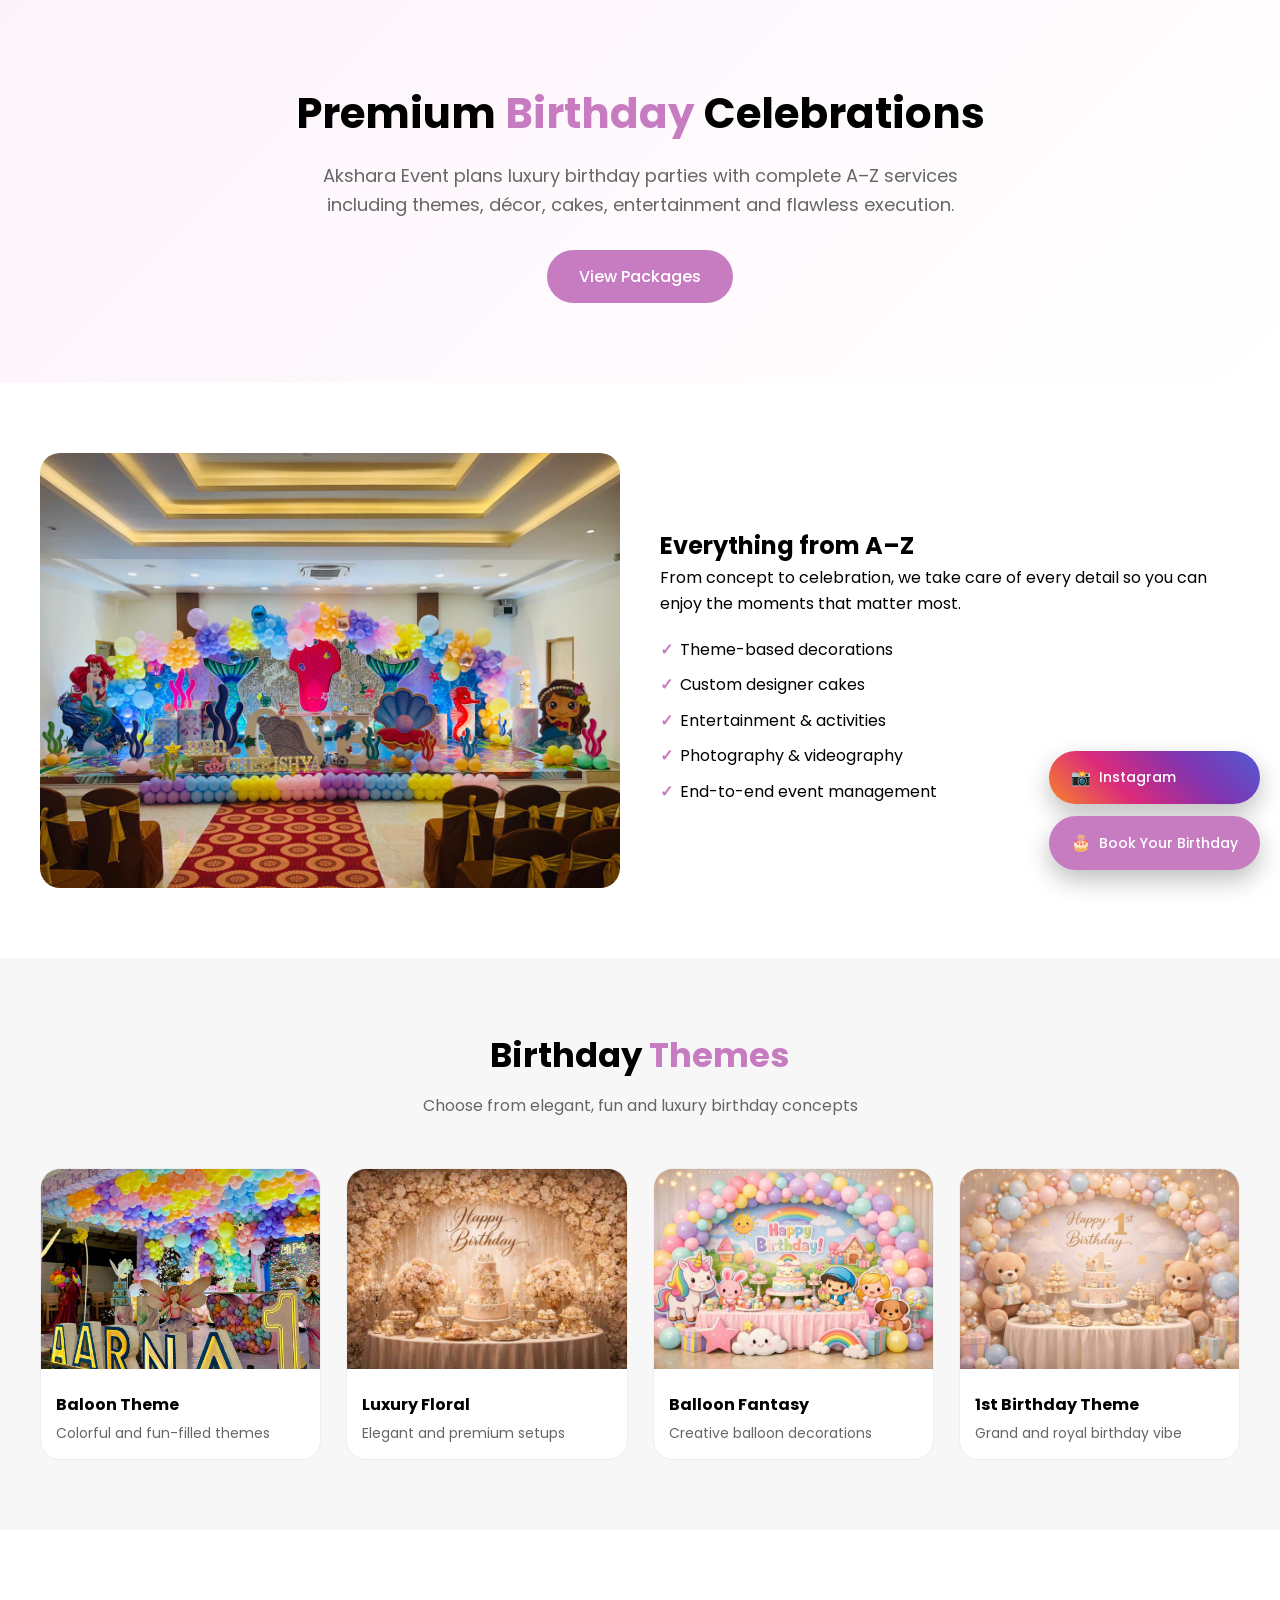
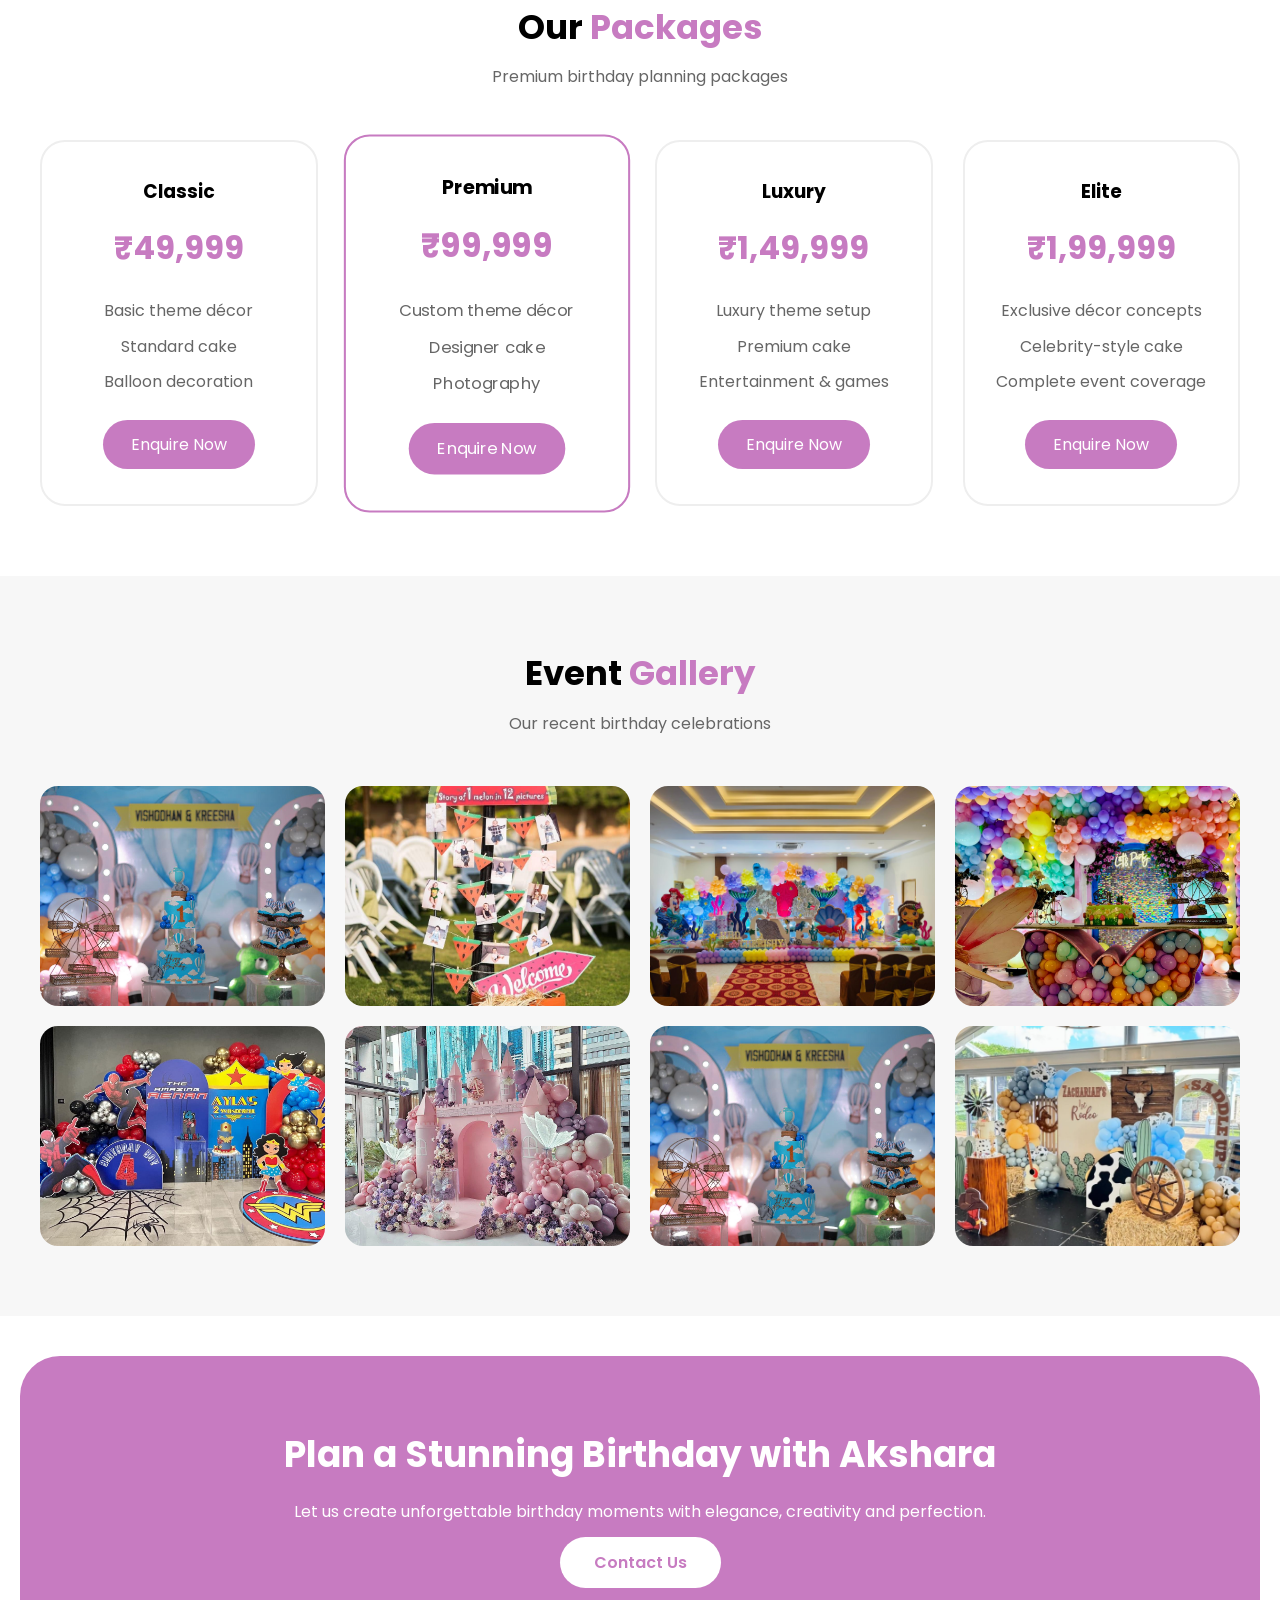
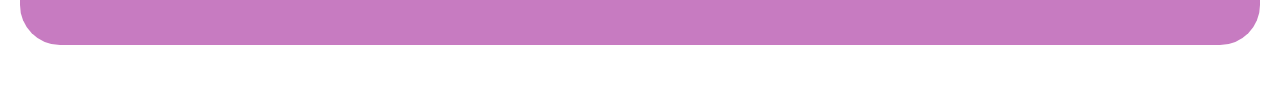
<file: birthday.html>
<!DOCTYPE html>
<html lang="en">
<head>
  <meta charset="UTF-8" />
  <meta name="viewport" content="width=device-width, initial-scale=1, maximum-scale=1">
  <title>Birthday Services | Akshara Event</title>
  <link href="https://fonts.googleapis.com/css2?family=Poppins:wght@300;400;500;600;700&display=swap" rel="stylesheet">
  <style>
    :root{
      --primary:#c77bc1;
      --black:#000000;
      --light:#f7f7f7;
      --gray:#666;
    }
    *{
      margin:0;
      padding:0;
      box-sizing:border-box;
      font-family:'Poppins',sans-serif;
    }
    body{
      background:#fff;
      color:var(--black);
      line-height:1.6;
    }
    a{text-decoration:none;color:inherit}

    /* HERO */
    .hero{
      padding:80px 20px;
      background:linear-gradient(135deg,#fdf3fb,#ffffff);
      text-align:center;
    }
    .hero h1{
      font-size:42px;
      font-weight:700;
      margin-bottom:15px;
    }
    .hero h1 span{color:var(--primary)}
    .hero p{
      max-width:700px;
      margin:0 auto 30px;
      color:var(--gray);
      font-size:18px;
    }
    .hero .btn{
      background:var(--primary);
      color:#fff;
      padding:14px 32px;
      border-radius:30px;
      font-weight:500;
      display:inline-block;
      transition:0.3s;
    }
    .hero .btn:hover{opacity:0.9}

    /* SECTION COMMON */
    section{padding:70px 20px}
    .container{max-width:1200px;margin:auto}
    .section-title{
      text-align:center;
      margin-bottom:50px;
    }
    .section-title h2{
      font-size:34px;
      margin-bottom:10px;
    }
    .section-title h2 span{color:var(--primary)}
    .section-title p{color:var(--gray)}

    /* ABOUT */
    .about{
      display:grid;
      grid-template-columns:1fr 1fr;
      gap:40px;
      align-items:center;
    }
    .about img{
      width:100%;
      border-radius:20px;
    }
    .about ul{
      margin-top:20px;
      list-style:none;
    }
    .about ul li{
      margin-bottom:10px;
      position:relative;
      padding-left:20px;
    }
    .about ul li::before{
      content:'✓';
      position:absolute;
      left:0;
      color:var(--primary);
      font-weight:600;
    }

    /* THEMES */
    .themes{
      display:grid;
      grid-template-columns:repeat(auto-fit,minmax(250px,1fr));
      gap:25px;
    }
    .theme-card{
      border:1px solid #eee;
      border-radius:20px;
      overflow:hidden;
      transition:0.3s;
      background:#fff;
    }
    .theme-card:hover{
      transform:translateY(-5px);
      box-shadow:0 15px 30px rgba(0,0,0,0.08);
    }
    .theme-card img{
      width:100%;
      height:200px;
      object-fit:cover;
    }
    .theme-card div{
      padding:15px;
    }
    .theme-card h4{margin-bottom:4px}
    .theme-card p{color:var(--gray);font-size:14px}

    /* PACKAGES */
    .packages{
      display:grid;
      grid-template-columns:repeat(auto-fit,minmax(260px,1fr));
      gap:30px;
    }
    .package{
      border:2px solid #eee;
      border-radius:25px;
      padding:35px 25px;
      text-align:center;
      transition:0.3s;
    }
    .package.highlight{
      border-color:var(--primary);
      transform:scale(1.03);
    }
    .package h3{margin-bottom:10px}
    .price{
      font-size:32px;
      font-weight:700;
      color:var(--primary);
      margin:15px 0;
    }
    .package ul{
      list-style:none;
      margin:25px 0;
    }
    .package ul li{
      margin-bottom:10px;
      color:var(--gray);
    }
    .package .btn{
      background:var(--primary);
      color:#fff;
      padding:12px 28px;
      border-radius:25px;
      display:inline-block;
    }

    /* GALLERY */
    .gallery{
      display:grid;
      grid-template-columns:repeat(auto-fit,minmax(250px,1fr));
      gap:20px;
    }
    .gallery img{
      width:100%;
      height:220px;
      object-fit:cover;
      border-radius:18px;
      cursor:pointer;
      transition:0.3s;
    }
    .gallery img:hover{transform:scale(1.05)}

    /* CTA */
    .cta{
      background:var(--primary);
      color:#fff;
      text-align:center;
      padding:70px 20px;
      border-radius:40px;
      margin:40px 20px;
    }
    .cta h2{font-size:36px;margin-bottom:15px}
    .cta p{max-width:700px;margin:auto;margin-bottom:25px}
    .cta .btn{
      background:#fff;
      color:var(--primary);
      padding:14px 34px;
      border-radius:30px;
      font-weight:600;
    }

    /* RESPONSIVE */
    @media(max-width:900px){
      .about{grid-template-columns:1fr}
      .hero h1{font-size:34px}
    }
    @media(max-width:500px){
      .hero{padding:60px 15px}
      .hero h1{font-size:28px}
      .section-title h2{font-size:26px}
    }
  </style>
</head>
<body>

  <!-- HERO -->
  <div class="hero">
    <h1>Premium <span>Birthday</span> Celebrations</h1>
    <p>Akshara Event plans luxury birthday parties with complete A–Z services including themes, décor, cakes, entertainment and flawless execution.</p>
    <a href="#packages" class="btn">View Packages</a>
  </div>

  <!-- ABOUT -->
  <section>
    <div class="container">
      <div class="about">
        <img src="gallery/birthdayimage1.jpeg" alt="Birthday Event">
        <div>
          <h2>Everything from <span>A–Z</span></h2>
          <p>From concept to celebration, we take care of every detail so you can enjoy the moments that matter most.</p>
          <ul>
            <li>Theme-based decorations</li>
            <li>Custom designer cakes</li>
            <li>Entertainment & activities</li>
            <li>Photography & videography</li>
            <li>End-to-end event management</li>
          </ul>
        </div>
      </div>
    </div>
  </section>

  <!-- THEMES -->
  <section style="background:var(--light)">
    <div class="container">
      <div class="section-title">
        <h2>Birthday <span>Themes</span></h2>
        <p>Choose from elegant, fun and luxury birthday concepts</p>
      </div>
      <div class="themes">
        <div class="theme-card"><img src="gallery/birthdaygallery/baloontheme.jpeg"><div><h4>Baloon Theme</h4><p>Colorful and fun-filled themes</p></div></div>
        <div class="theme-card"><img src="gallery/birthdaygallery/floralthem.jpeg"><div><h4>Luxury Floral</h4><p>Elegant and premium setups</p></div></div>
        <div class="theme-card"><img src="gallery/birthdaygallery/cartoonimagethem.jpeg"><div><h4>Balloon Fantasy</h4><p>Creative balloon decorations</p></div></div>
        <div class="theme-card"><img src="gallery/birthdaygallery/1stbirthdaythem.jpeg"><div><h4>1st Birthday Theme</h4><p>Grand and royal birthday vibe</p></div></div>
      </div>
    </div>
  </section>

  <!-- PACKAGES -->
  <section id="packages">
    <div class="container">
      <div class="section-title">
        <h2>Our <span>Packages</span></h2>
        <p>Premium birthday planning packages</p>
      </div>
      <div class="packages">
        <div class="package">
          <h3>Classic</h3>
          <div class="price">₹49,999</div>
          <ul>
            <li>Basic theme décor</li>
            <li>Standard cake</li>
            <li>Balloon decoration</li>
          </ul>
          <a href="#" class="btn">Enquire Now</a>
        </div>
        <div class="package highlight">
          <h3>Premium</h3>
          <div class="price">₹99,999</div>
          <ul>
            <li>Custom theme décor</li>
            <li>Designer cake</li>
            <li>Photography</li>
          </ul>
          <a href="#" class="btn">Enquire Now</a>
        </div>
        <div class="package">
          <h3>Luxury</h3>
          <div class="price">₹1,49,999</div>
          <ul>
            <li>Luxury theme setup</li>
            <li>Premium cake</li>
            <li>Entertainment & games</li>
          </ul>
          <a href="#" class="btn">Enquire Now</a>
        </div>
        <div class="package">
          <h3>Elite</h3>
          <div class="price">₹1,99,999</div>
          <ul>
            <li>Exclusive décor concepts</li>
            <li>Celebrity-style cake</li>
            <li>Complete event coverage</li>
          </ul>
          <a href="#" class="btn">Enquire Now</a>
        </div>
      </div>
    </div>
  </section>

  <!-- GALLERY -->
  <section style="background:var(--light)">
    <div class="container">
      <div class="section-title">
        <h2>Event <span>Gallery</span></h2>
        <p>Our recent birthday celebrations</p>
      </div>
      <div class="gallery">
        <img src="gallery/birthdaygallery/birthdaygalleryimage1.jpeg">
        <img src="gallery/birthdaygallery/birthdaygalleryimage2.jpeg">
        <img src="gallery/birthdaygallery/birthdaygalleryimage3.jpeg">
        <img src="gallery/birthdaygallery/birthdaygalleryimage4.jpeg">
         <img src="gallery/birthdaygallery/birthdaygalleryimage5.jpeg">
        <img src="gallery/birthdaygallery/birthdaygalleryimage6.jpeg">
        <img src="gallery/birthdaygallery/birthdaygalleryimage7.jpeg">
        <img src="gallery/birthdaygallery/birthdaygalleryimage8.jpeg">
      </div>
    </div>
  </section>

  <!-- CTA -->
  <div class="cta">
    <h2>Plan a Stunning Birthday with Akshara</h2>
    <p>Let us create unforgettable birthday moments with elegance, creativity and perfection.</p>
    <a href="#" class="btn">Contact Us</a>
  </div>

  <!-- FLOATING BUTTONS -->
    <!-- FLOATING BUTTONS -->
  <div class="floating-buttons">
    <a href="https://www.instagram.com/bigbash_parties_tirupathi?igsh=NGJhdGpra2J2cHky" target="_blank" class="float-btn insta">
      <span class="icon">📸</span> Instagram
    </a>
    <a href="contact.html" target="_blank" class="float-btn book">
      <span class="icon">🎂</span> Book Your Birthday
    </a>
  </div>

  <style>
    .floating-buttons{
      position:fixed;
      right:20px;
      bottom:30px;
      display:flex;
      flex-direction:column;
      gap:12px;
      z-index:999;
    }
    .float-btn{
      display:flex;
      align-items:center;
      gap:8px;
      padding:14px 22px;
      border-radius:35px;
      font-size:14px;
      font-weight:500;
      color:#fff;
      box-shadow:0 10px 25px rgba(0,0,0,0.25);
      transition:0.3s;
      white-space:nowrap;
    }
    .float-btn:hover{transform:translateY(-4px)}
    .float-btn.insta{
      background:linear-gradient(45deg,#f58529,#dd2a7b,#8134af,#515bd4);
    }
    .float-btn.book{
      background:var(--primary);
    }
    .icon{font-size:16px}
    @media(max-width:600px){
      .float-btn{font-size:13px;padding:12px 18px}
    }
  </style>
</body>
</html>
</file>
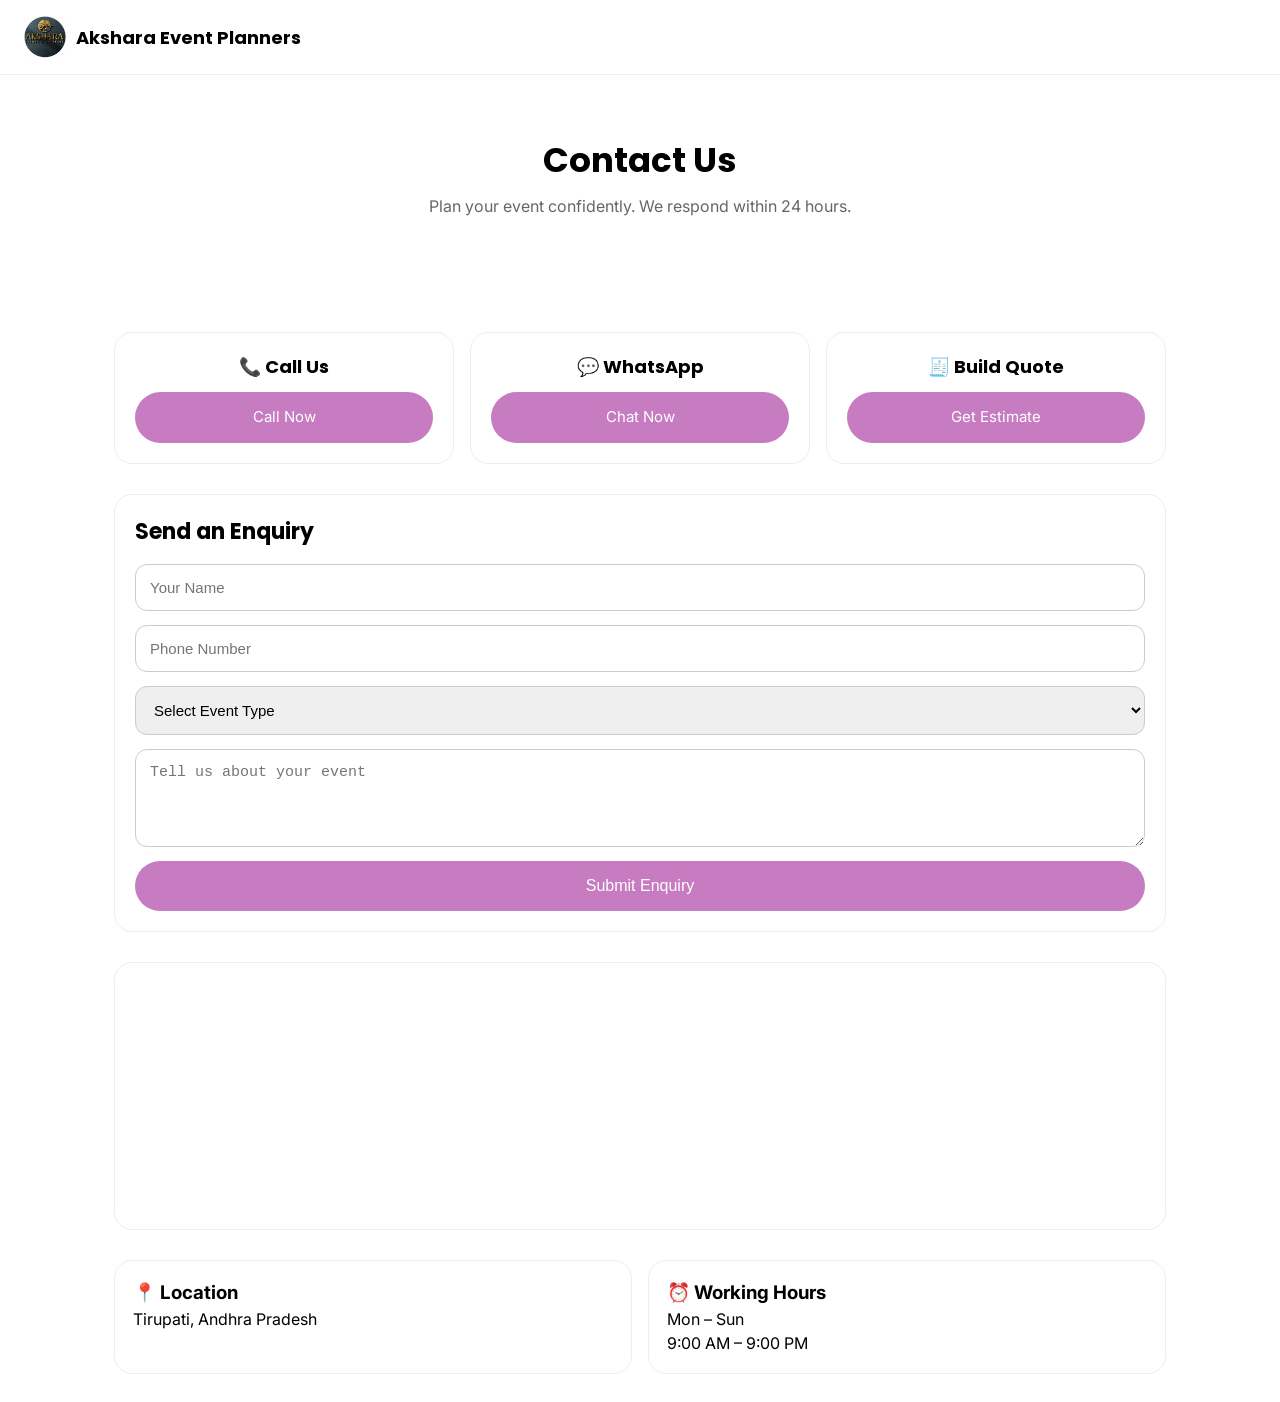
<file: contact.html>
<!DOCTYPE html>
<html lang="en">
<head>
<meta charset="UTF-8">
<title>Contact Akshara Event Planners</title>
<meta name="viewport" content="width=device-width, initial-scale=1.0">

<link href="https://fonts.googleapis.com/css2?family=Poppins:wght@500;600;700&family=Inter:wght@400;500&display=swap" rel="stylesheet">

<style>
/* RESET */
* {
  margin: 0;
  padding: 0;
  box-sizing: border-box;
}

body {
  font-family: Inter, sans-serif;
  background: #fff;
  color: #000;
  line-height: 1.5;
}

/* HEADER */
header {
  display: flex;
  align-items: center;
  gap: 10px;
  padding: 14px 16px;
  border-bottom: 1px solid #eee;
}

header img {
  height: 42px;
  width: 42px;
  object-fit: contain;
}

header span {
  font-family: Poppins;
  font-size: 18px;
  font-weight: 700;
}

/* HERO */
.hero {
  padding: 40px 16px;
  text-align: center;
}

.hero h1 {
  font-family: Poppins;
  font-size: 28px;
  max-width: 320px;
  margin: 0 auto;
}

.hero p {
  font-size: 14px;
  color: #666;
  margin-top: 8px;
  max-width: 320px;
  margin-left: auto;
  margin-right: auto;
}

/* CONTAINER */
.container {
  max-width: 1100px;
  margin: auto;
  padding: 16px;
}

/* QUICK CONTACT */
.quick-contact {
  display: grid;
  grid-template-columns: 1fr;
  gap: 16px;
  margin: 30px 0;
}

.card {
  width: 100%;
  border: 1px solid #eee;
  border-radius: 18px;
  padding: 20px;
  text-align: center;
}

.card h3 {
  font-family: Poppins;
  font-size: 18px;
}

.card a {
  display: block;
  width: 100%;
  margin-top: 12px;
  padding: 14px;
  background: #c77bc1;
  color: #fff;
  text-decoration: none;
  border-radius: 30px;
  font-size: 15px;
}

/* FORM */
.form-box {
  border: 1px solid #eee;
  border-radius: 18px;
  padding: 20px;
}

.form-box h2 {
  font-family: Poppins;
  font-size: 22px;
  margin-bottom: 16px;
}

form {
  display: grid;
  gap: 14px;
}

input,
select,
textarea {
  width: 100%;
  padding: 14px;
  font-size: 15px;
  border-radius: 12px;
  border: 1px solid #ccc;
}

button {
  width: 100%;
  background: #c77bc1;
  color: #fff;
  border: none;
  padding: 16px;
  border-radius: 30px;
  font-size: 16px;
  cursor: pointer;
}

/* MAP */
.map {
  margin-top: 30px;
  border-radius: 18px;
  overflow: hidden;
  border: 1px solid #eee;
}

.map iframe {
  width: 100%;
  height: 260px;
  border: 0;
}

/* INFO */
.info {
  margin-top: 30px;
  display: grid;
  grid-template-columns: 1fr;
  gap: 16px;
}

.info-box {
  border: 1px solid #eee;
  border-radius: 18px;
  padding: 18px;
}

/* ===========================
   TABLET (≥768px)
=========================== */
@media (min-width: 768px) {
  .hero h1 {
    font-size: 34px;
    max-width: none;
  }

  .hero p {
    font-size: 16px;
    max-width: none;
  }

  .quick-contact {
    grid-template-columns: repeat(3, 1fr);
  }

  .info {
    grid-template-columns: repeat(2, 1fr);
  }
}

/* ===========================
   DESKTOP (≥1024px)
=========================== */
@media (min-width: 1024px) {
  header {
    padding: 16px 24px;
  }

  .container {
    padding: 24px;
  }

  .hero {
    padding: 60px 20px;
  }
}

</style>
</head>

<body>

<header>
  <img src="gallery/aksharalogo.jpeg" alt="Akshara Event Planners">
  <span>Akshara Event Planners</span>
</header>

<section class="hero">
  <h1>Contact Us</h1>
  <p>Plan your event confidently. We respond within 24 hours.</p>
</section>

<div class="container">

<!-- QUICK CONTACT -->
<div class="quick-contact">
  <div class="card">
    <h3>📞 Call Us</h3>
    <a href="tel:+917989177231">Call Now</a>
  </div>

  <div class="card">
    <h3>💬 WhatsApp</h3>
    <a href="https://wa.me/917989177231">Chat Now</a>
  </div>

  <div class="card">
    <h3>🧾 Build Quote</h3>
    <a href="quotation.html">Get Estimate</a>
  </div>
</div>

<!-- FORM -->
<div class="form-box">
  <h2>Send an Enquiry</h2>
  <form id="contactForm">
    <input type="text" id="name" placeholder="Your Name" required>
    <input type="tel" id="phone" placeholder="Phone Number" required>

    <select id="eventType" required>
      <option value="">Select Event Type</option>
      <option>Wedding</option>
      <option>Reception</option>
      <option>Birthday</option>
      <option>Corporate Event</option>
      <option>Other</option>
    </select>

    <textarea id="message" rows="4" placeholder="Tell us about your event"></textarea>

    <button type="submit">Submit Enquiry</button>
  </form>
</div>

<!-- MAP -->
<div class="map">
  <iframe
    src="https://www.google.com/maps/embed?pb=!1m14!1m12!1m3!1d3877.8586956712293!2d79.43775637564649!3d13.605441086771293!2m3!1f0!2f0!3f0!3m2!1i1024!2i768!4f13.1!5e0!3m2!1sen!2sin!4v1767001843804!5m2!1sen!2sin"
    width="600" height="450" style="border:0;" allowfullscreen="" loading="lazy" referrerpolicy="no-referrer-when-downgrade"></iframe>
</div>

<!-- INFO -->
<div class="info">
  <div class="info-box">
    <h3>📍 Location</h3>
    <p>Tirupati, Andhra Pradesh</p>
  </div>
  <div class="info-box">
    <h3>⏰ Working Hours</h3>
    <p>Mon – Sun<br>9:00 AM – 9:00 PM</p>
  </div>
</div>

</div>

<script>
    const SCRIPT_URL = "https://script.google.com/macros/s/AKfycbwBZLwY3yAdEN4HrOxZ5SZ_SJxrnavNikUjf7yTlDU_gCTKYpEV4NXs3Q3XQ4ankUzN/exec";

document.getElementById("testForm").addEventListener("submit", function(e){
  e.preventDefault();

  const data = {
    name: document.getElementById("name").value,
    phone: document.getElementById("phone").value,
    eventType: document.getElementById("eventType").value,
    message: document.getElementById("message").value
  };

  fetch(SCRIPT_URL, {
    method: "POST",
    body: JSON.stringify(data),
    mode: "no-cors"
  }).then(() => {
    alert("Form submitted");
  });
});
</script>

</body>
</html>
</file>
